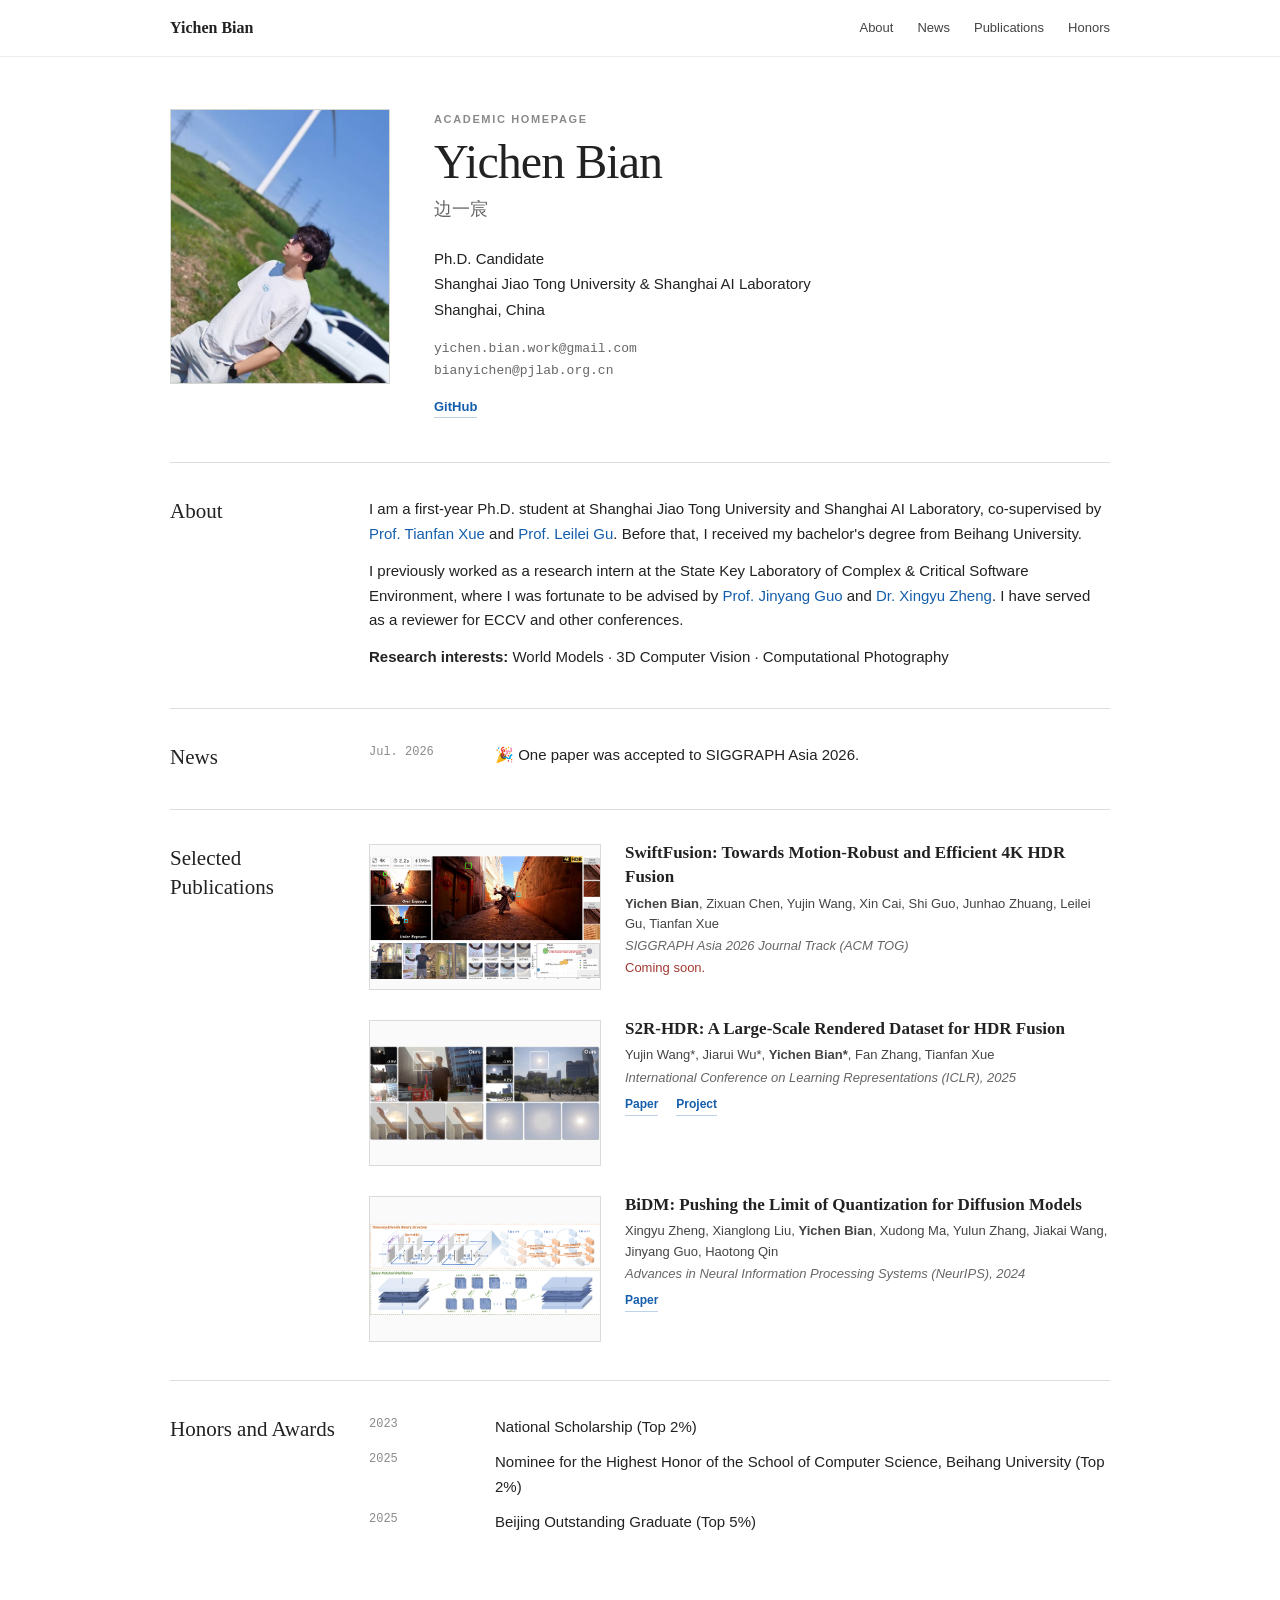
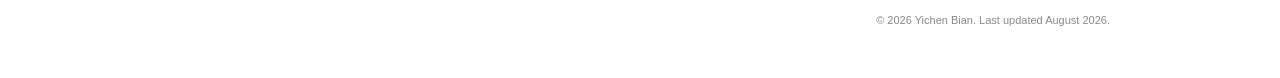
<file: index.html>
<!doctype html>
<html lang="en">
  <head>
    <meta charset="utf-8" />
    <meta name="viewport" content="width=device-width, initial-scale=1" />
    <meta
      name="description"
      content="Yichen Bian is a Ph.D. student working on world models, 3D computer vision, and computational photography."
    />
    <meta name="color-scheme" content="light" />
    <title>Yichen Bian | Academic Homepage</title>
    <link rel="stylesheet" href="styles.css" />
  </head>
  <body>
    <a class="skip-link" href="#main-content">Skip to content</a>

    <header class="site-header">
      <nav class="site-nav" aria-label="Primary navigation">
        <a class="wordmark" href="#top">Yichen Bian</a>
        <div class="nav-links">
          <a href="#about">About</a>
          <a href="#news">News</a>
          <a href="#publications">Publications</a>
          <a href="#honors">Honors</a>
        </div>
      </nav>
    </header>

    <main id="main-content" class="page-shell">
      <section id="top" class="profile-hero" aria-labelledby="profile-name">
        <img
          class="portrait"
          src="assets/profile.jpg"
          alt="Portrait of Yichen Bian"
          width="998"
          height="1600"
        />

        <div class="profile-copy">
          <p class="eyebrow">Academic Homepage</p>
          <h1 id="profile-name">Yichen Bian</h1>
          <p class="local-name">边一宸</p>
          <div class="identity-lines">
            <p>Ph.D. Candidate</p>
            <p>Shanghai Jiao Tong University &amp; Shanghai AI Laboratory</p>
            <p>Shanghai, China</p>
          </div>
          <div class="email-lines" aria-label="Email addresses">
            <a href="mailto:yichen.bian.work@gmail.com">yichen.bian.work@gmail.com</a>
            <a href="mailto:bianyichen@pjlab.org.cn">bianyichen@pjlab.org.cn</a>
          </div>
          <div class="profile-links" aria-label="Academic profile links">
            <a href="https://github.com/Bian-Yichen">GitHub</a>
          </div>
        </div>
      </section>

      <section id="about" class="content-section" aria-labelledby="about-heading">
        <h2 id="about-heading">About</h2>
        <div class="section-body prose">
          <p>
            I am a first-year Ph.D. student at Shanghai Jiao Tong University and
            Shanghai AI Laboratory, co-supervised by
            <a href="https://tianfan.info/index.html">Prof. Tianfan Xue</a> and
            <a href="https://www.cs.sjtu.edu.cn/jiaoshiml/guleilei.html">Prof. Leilei Gu</a>.
            Before that, I received my bachelor's degree from Beihang University.
          </p>
          <p>
            I previously worked as a research intern at the State Key Laboratory of
            Complex &amp; Critical Software Environment, where I was fortunate to be
            advised by <a href="https://jinyangguo.github.io/">Prof. Jinyang Guo</a>
            and <a href="https://xingyu-zheng.github.io/">Dr. Xingyu Zheng</a>.
            I have served as a reviewer for ECCV and other conferences.
          </p>
          <p>
            <strong>Research interests:</strong>
            World Models · 3D Computer Vision · Computational Photography
          </p>
        </div>
      </section>

      <section id="news" class="content-section" aria-labelledby="news-heading">
        <h2 id="news-heading">News</h2>
        <div class="section-body">
          <ul class="news-list">
            <li>
              <time datetime="2026-07">Jul. 2026</time>
              <span>🎉 One paper was accepted to SIGGRAPH Asia 2026.</span>
            </li>
          </ul>
        </div>
      </section>

      <section id="publications" class="content-section" aria-labelledby="publications-heading">
        <h2 id="publications-heading">Selected Publications</h2>
        <div class="section-body publication-list">
          <article class="publication">
            <img
              class="paper-thumbnail"
              src="assets/swiftfusion-teaser.jpg"
              alt="SwiftFusion teaser showing efficient 4K HDR fusion in dynamic scenes"
              loading="lazy"
              width="1400"
              height="746"
            />
            <div class="paper-copy">
              <h3>SwiftFusion: Towards Motion-Robust and Efficient 4K HDR Fusion</h3>
              <p class="paper-authors">
                <strong>Yichen Bian</strong>, Zixuan Chen, Yujin Wang, Xin Cai, Shi Guo,
                Junhao Zhuang, Leilei Gu, Tianfan Xue
              </p>
              <p class="paper-venue">SIGGRAPH Asia 2026 Journal Track (ACM TOG)</p>
              <p class="paper-note">Coming soon.</p>
            </div>
          </article>

          <article class="publication">
            <img
              class="paper-thumbnail"
              src="assets/s2r-teaser.jpg"
              alt="S2R-HDR teaser comparing HDR fusion under large motion and direct sunlight"
              loading="lazy"
              width="1400"
              height="572"
            />
            <div class="paper-copy">
              <h3>S2R-HDR: A Large-Scale Rendered Dataset for HDR Fusion</h3>
              <p class="paper-authors">
                Yujin Wang*, Jiarui Wu*, <strong>Yichen Bian*</strong>, Fan Zhang, Tianfan Xue
              </p>
              <p class="paper-venue">International Conference on Learning Representations (ICLR), 2025</p>
              <div class="paper-links">
                <a href="https://arxiv.org/abs/2504.07667">Paper</a>
                <a href="https://openimaginglab.github.io/S2R-HDR/">Project</a>
              </div>
            </div>
          </article>

          <article class="publication">
            <img
              class="paper-thumbnail"
              src="assets/bidm-figure1.jpg"
              alt="BiDM Figure 1 illustrating the timestep-friendly binary structure and space patched distillation"
              loading="lazy"
              width="1315"
              height="525"
            />
            <div class="paper-copy">
              <h3>BiDM: Pushing the Limit of Quantization for Diffusion Models</h3>
              <p class="paper-authors">
                Xingyu Zheng, Xianglong Liu, <strong>Yichen Bian</strong>, Xudong Ma,
                Yulun Zhang, Jiakai Wang, Jinyang Guo, Haotong Qin
              </p>
              <p class="paper-venue">Advances in Neural Information Processing Systems (NeurIPS), 2024</p>
              <div class="paper-links">
                <a href="https://arxiv.org/abs/2412.05926">Paper</a>
              </div>
            </div>
          </article>
        </div>
      </section>

      <section id="honors" class="content-section" aria-labelledby="honors-heading">
        <h2 id="honors-heading">Honors and Awards</h2>
        <div class="section-body">
          <ul class="honors-list">
            <li>
              <time datetime="2023">2023</time>
              <span>National Scholarship (Top 2%)</span>
            </li>
            <li>
              <time datetime="2025">2025</time>
              <span>
                Nominee for the Highest Honor of the School of Computer Science,
                Beihang University (Top 2%)
              </span>
            </li>
            <li>
              <time datetime="2025">2025</time>
              <span>Beijing Outstanding Graduate (Top 5%)</span>
            </li>
          </ul>
        </div>
      </section>
    </main>

    <footer class="site-footer">
      <p>© 2026 Yichen Bian. Last updated August 2026.</p>
    </footer>
    <!-- Homepage content updated August 2026. -->
  </body>
</html>
</file>
<file: styles.css>
:root {
  --ink: #222222;
  --muted: #666666;
  --faint: #8a8a8a;
  --line: #dddddd;
  --soft-line: #ececec;
  --paper: #ffffff;
  --soft-paper: #f4f4f2;
  --link: #155eab;
  --link-hover: #a23931;
}

* { box-sizing: border-box; }
html { scroll-behavior: smooth; }

body {
  margin: 0;
  background: var(--paper);
  color: var(--ink);
  font-family: Arial, Helvetica, "Noto Sans", sans-serif;
  font-size: 15px;
  line-height: 1.65;
  -webkit-font-smoothing: antialiased;
}

a { color: var(--link); text-decoration: none; text-underline-offset: 3px; }
a:hover { color: var(--link-hover); text-decoration: underline; }
a:focus-visible { outline: 2px solid var(--link); outline-offset: 4px; border-radius: 2px; }

.skip-link {
  position: fixed;
  z-index: 20;
  top: 12px;
  left: 12px;
  padding: 8px 12px;
  background: var(--ink);
  color: #fff;
  transform: translateY(-160%);
}
.skip-link:focus { transform: translateY(0); }

.site-header { border-bottom: 1px solid var(--soft-line); background: rgba(255, 255, 255, 0.96); }
.site-nav {
  width: min(940px, calc(100% - 40px));
  min-height: 56px;
  margin: 0 auto;
  display: flex;
  align-items: center;
  justify-content: space-between;
  gap: 28px;
}
.wordmark {
  max-width: 300px;
  overflow: hidden;
  color: var(--ink);
  font-family: Georgia, "Times New Roman", serif;
  font-size: 16px;
  font-weight: 700;
  text-overflow: ellipsis;
  white-space: nowrap;
}
.wordmark:hover { color: var(--ink); text-decoration: none; }
.nav-links { display: flex; align-items: center; gap: 24px; font-size: 13px; }
.nav-links a { color: #444; }

.page-shell { width: min(940px, calc(100% - 40px)); margin: 0 auto; padding: 52px 0 22px; }
.profile-hero {
  display: grid;
  grid-template-columns: 220px minmax(0, 1fr);
  gap: 44px;
  align-items: start;
  padding-bottom: 44px;
}
.portrait {
  aspect-ratio: 4 / 5;
  width: 100%;
  height: auto;
  border: 1px solid #d7d7d2;
  background: var(--soft-paper);
  object-fit: cover;
  object-position: center 60%;
}
.eyebrow { margin: 1px 0 7px; color: var(--faint); font-size: 11px; font-weight: 700; letter-spacing: 0.15em; text-transform: uppercase; }
.profile-copy h1 { margin: 0; font-family: Georgia, "Times New Roman", serif; font-size: clamp(34px, 5vw, 48px); font-weight: 500; letter-spacing: -0.02em; line-height: 1.12; }
.local-name { margin: 6px 0 22px; color: var(--muted); font-family: Georgia, "Times New Roman", serif; font-size: 18px; }
.identity-lines p { margin: 1px 0; }
.email-lines {
  display: flex;
  flex-direction: column;
  align-items: flex-start;
  margin: 15px 0 14px;
  font-family: "Courier New", Courier, monospace;
  font-size: 13px;
  line-height: 1.7;
}
.email-lines a { color: var(--muted); }
.profile-links, .paper-links { display: flex; flex-wrap: wrap; gap: 7px 18px; }
.profile-links a, .paper-links a { border-bottom: 1px solid rgba(21, 94, 171, 0.28); font-size: 13px; font-weight: 700; }
.profile-links a:hover, .paper-links a:hover { border-bottom-color: currentColor; text-decoration: none; }

.content-section {
  display: grid;
  grid-template-columns: 165px minmax(0, 1fr);
  gap: 34px;
  padding: 34px 0 38px;
  border-top: 1px solid var(--line);
  scroll-margin-top: 24px;
}
.content-section h2 { margin: 0; font-family: Georgia, "Times New Roman", serif; font-size: 21px; font-weight: 500; line-height: 1.35; }
.section-body { min-width: 0; }
.prose p { margin: 0 0 12px; }
.prose p:last-child { margin-bottom: 0; }
.news-list, .honors-list, .experience-list { margin: 0; padding: 0; list-style: none; }
.news-list li, .honors-list li { display: grid; grid-template-columns: 108px minmax(0, 1fr); gap: 18px; margin-bottom: 10px; }
.news-list li:last-child, .honors-list li:last-child { margin-bottom: 0; }
.news-list time, .honors-list time, .experience-list time { color: var(--faint); font-family: "Courier New", Courier, monospace; font-size: 12px; }

.publication-list { display: flex; flex-direction: column; gap: 30px; }
.publication { display: grid; grid-template-columns: 232px minmax(0, 1fr); gap: 24px; align-items: start; }
.paper-thumbnail {
  display: block;
  width: 100%;
  height: 146px;
  object-fit: contain;
  border: 1px solid #dadada;
  background: #fafafa;
}
.paper-copy h3 { margin: -3px 0 4px; color: var(--ink); font-family: Georgia, "Times New Roman", serif; font-size: 17px; font-weight: 700; line-height: 1.42; }
.paper-copy p { margin: 2px 0; font-size: 13px; line-height: 1.55; }
.paper-authors { color: #444; }
.paper-venue { color: var(--muted); font-style: italic; }
.paper-note { color: var(--link-hover); }
.paper-links { margin-top: 7px; }
.paper-links a { font-size: 12px; }

.experience-list { display: flex; flex-direction: column; gap: 17px; }
.experience-list li { display: grid; grid-template-columns: 116px minmax(0, 1fr); gap: 18px; }
.experience-list strong, .experience-list span { display: block; }
.experience-list strong { line-height: 1.4; }
.experience-list span { margin-top: 2px; color: var(--muted); font-size: 13px; }
.site-footer { width: min(940px, calc(100% - 40px)); margin: 0 auto; padding: 6px 0 38px; color: var(--faint); font-size: 11px; text-align: right; }

@media (max-width: 700px) {
  .site-nav { min-height: 52px; }
  .wordmark { max-width: 42vw; }
  .nav-links { gap: 14px; }
  .nav-links a:nth-last-child(-n + 2) { display: none; }
  .page-shell { padding-top: 34px; }
  .profile-hero { grid-template-columns: 132px minmax(0, 1fr); gap: 24px; }
  .profile-copy h1 { font-size: 32px; }
  .local-name { margin-bottom: 13px; }
  .content-section { grid-template-columns: 1fr; gap: 18px; }
}

@media (max-width: 480px) {
  body { font-size: 14px; }
  .site-nav, .page-shell, .site-footer { width: min(100% - 28px, 940px); }
  .profile-hero { grid-template-columns: 96px minmax(0, 1fr); gap: 18px; padding-bottom: 34px; }
  .eyebrow { display: none; }
  .profile-copy h1 { font-size: 26px; }
  .local-name { margin: 2px 0 10px; font-size: 15px; }
  .identity-lines p { font-size: 13px; line-height: 1.45; }
  .email-lines { margin: 10px 0; overflow-wrap: anywhere; }
  .profile-links { gap: 5px 12px; }
  .content-section { padding: 27px 0 30px; }
  .news-list li, .honors-list li, .experience-list li { grid-template-columns: 1fr; gap: 1px; }
  .publication { grid-template-columns: 1fr; gap: 13px; }
  .paper-thumbnail { width: 100%; height: auto; max-height: 210px; }
  .site-footer { text-align: left; }
}

@media (prefers-reduced-motion: reduce) { html { scroll-behavior: auto; } }
</file>
